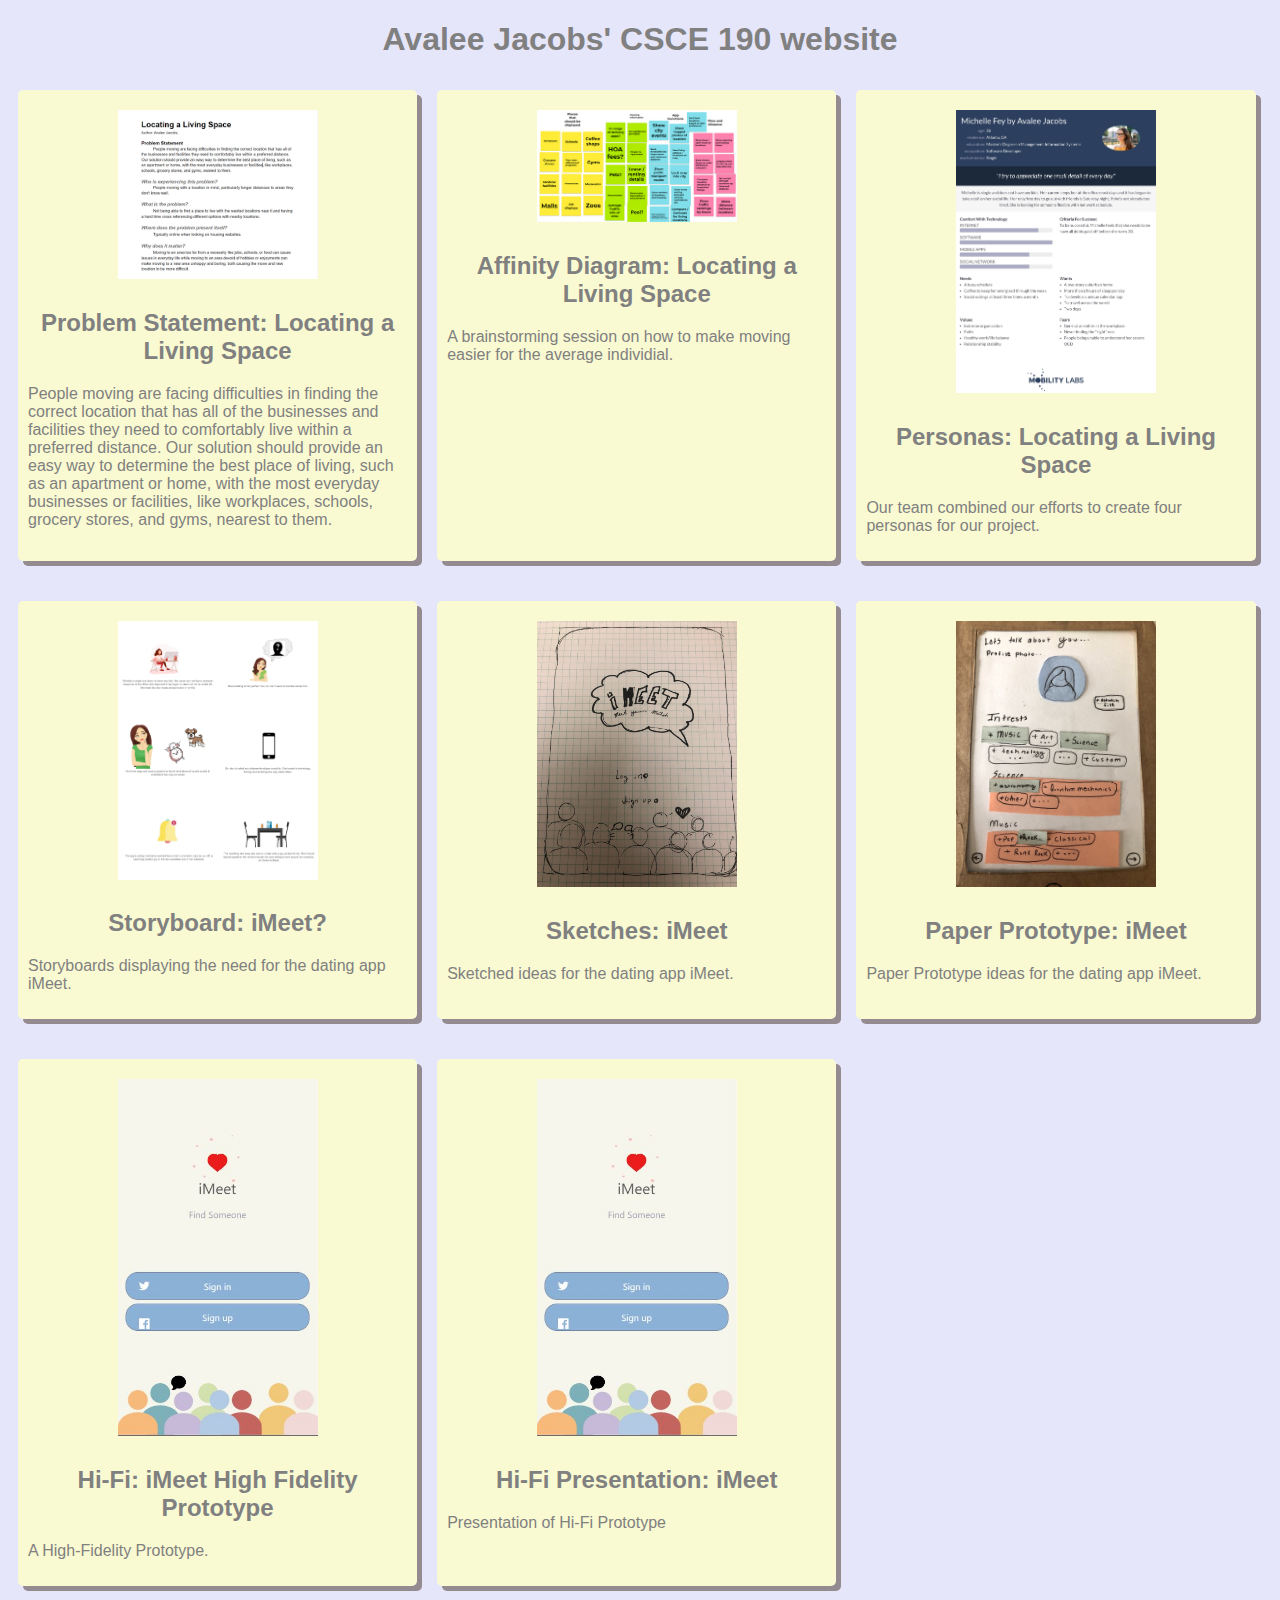
<file: index.html>
<!DOCTYPE html>
<html> 
    </head>
    <title>CSCE 190 Avalee Jacobs</title>
    </head>
    <body>
        <h1>Avalee Jacobs' CSCE 190 website</h1>
        <link rel="stylesheet" href="styles.css">

        <div class="assignments">
            <!-- Problem Statement Asignment-->
            <section class="assignment">
                <a href="files/CSCE190 ProblemStatement.pdf"><img src="images/rszproblemstatement.png"></a>
            <section class="ass-details">
                <a href="files/CSCE190 ProblemStatement.pdf"><h2>Problem Statement: Locating a Living Space</h2>
                <p>
                    People moving are facing difficulties in finding the correct location that has all of the businesses and facilities they need to comfortably live within a preferred distance. Our solution should provide an easy way to determine the best place of living, such as an apartment or home, with the most everyday businesses or facilities, like workplaces, schools, grocery stores, and gyms, nearest to them.
                </p>
            </section>
            </section>

            <!-- Affinity Diagram Assignment-->
            <section class="assignment">
                <a href="files/affinityd.pdf"><img src="images/rsz_affinityd.png"></a>
            <section class="ass-details">
                <a href="files/affinityd.pdf"><h2>Affinity Diagram: Locating a Living Space</h2>
                <p>
                    A brainstorming session on how to make moving easier for the average individial.
                </p>
            </section>
            </section>

            <!-- Persona Asignment-->
            <section class="assignment">
                <a href="files/Persona Merge.pdf"><img src="images/Persona Merge-1.jpg"></a>
            <section class="ass-details">
                <a href="files/Persona Merge.pdf"><h2>Personas: Locating a Living Space</h2>
                <p>
                    Our team combined our efforts to create four personas for our project.
                </p>
            </section>
            </section>

            <!-- Storyboard Asignment-->
            <section class="assignment">
                <a href="files/StoryboardC.pdf"><img src="images/Story.jpg"></a>
            <section class="ass-details">
                <a href="files/StoryboardC.pdf"><h2>Storyboard: iMeet?</h2>
                <p>
                    Storyboards displaying the need for the dating app iMeet.
                </p>
            </section>
            </section>

            <!-- Sketches Asignment-->
            <section class="assignment">
                <a href="files/iMeetImages.pdf"><img src="images/iMeet1.jpg"></a>
            <section class="ass-details">
                <a href="files/iMeetImages.pdf"><h2>Sketches: iMeet</h2>
                <p>
                    Sketched ideas for the dating app iMeet.
                </p>
            </section>
            </section>

            <!-- Paper Asignment-->
            <section class="assignment">
                <a href="files/iMeetImages.pdf"><img src="images/iMeetPaper.jpg"></a>
            <section class="ass-details">
                <a href="files/StoryboardC.pdf"><h2>Paper Prototype: iMeet</h2>
                <p>
                    Paper Prototype ideas for the dating app iMeet.
                </p>
            </section>
            </section>

             <!-- Hi-fi  Asignment-->
             <section class="assignment">
                <a href="files/HighFi/index.html"><img src="images/Hi-Fi.JPG"></a>
            <section class="ass-details">
                <a href="files/HighFi/index.html"><h2>Hi-Fi: iMeet High Fidelity Prototype</h2>
                <p>
                    A High-Fidelity Prototype.
                </p>
            </section>
            </section>

            <!-- Hi-Fi pres. Asignment-->
            <section class="assignment">
                <a href="https://www.youtube.com/watch?feature=youtu.be&v=oAy56P7EyCA&app=desktop"><img src="images/Hi-Fi.JPG"></a>
            <section class="ass-details">
                <a href="https://www.youtube.com/watch?feature=youtu.be&v=oAy56P7EyCA&app=desktop"><h2>Hi-Fi Presentation: iMeet</h2>
                <p>
                    Presentation of Hi-Fi Prototype
                </p>
            </section>
            </section>
        </div>
    </body>
</html>
</file>
<file: styles.css>
body{
    background-color:  lavender;
    font-family: Arial, Helvetica, sans-serif;
}

.assignments{
    display: flex;
    flex-wrap: wrap;
}
.assignment{
    width: 30%;
    margin: 10px;
    padding:10px;
    margin-bottom: 30px;
    background-color: lightgoldenrodyellow;
    border-radius: 5px;
    box-shadow: 5px 5px rgb(148, 139, 145);

}

.assignment img{
    width: 200px;
    padding: 10px;
    border-radius: 5px;
    margin-right: 20px;
    border-radius:5px;
    display: block;
    margin: auto;

}

h1{
    color: gray;
    text-align: center;
}

h2{
    color: gray;
    text-align: center;
}

p{
    color: gray; 
}

a{
    text-decoration: none;
}

.assignment a :hover {
    color: rgb(105, 99, 105);
}
</file>
